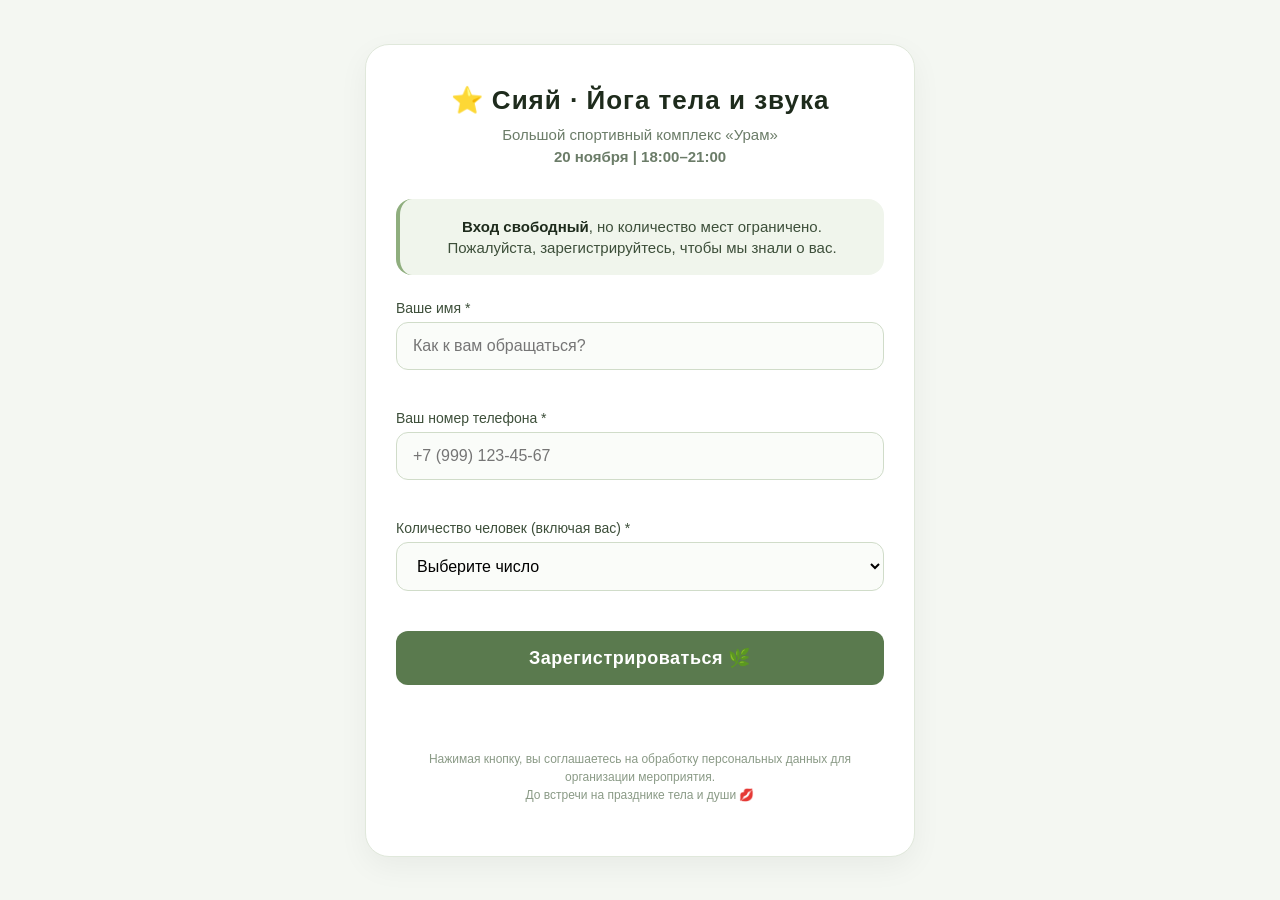
<file: index.html>
<!DOCTYPE html>
<html lang="ru">
<head>
    <meta charset="UTF-8">
    <meta name="viewport" content="width=device-width, initial-scale=1.0">
    <title>Регистрация — Йога тела и звука в Урам</title>
    <link rel="stylesheet" href="style.css">
</head>
<body>

<main>
    <header>
        <h1>
            <span class="brand">⭐ Сияй</span>
            <span class="divider" aria-hidden="true">·</span>
            <span class="event">Йога тела и звука</span>
       </h1>
        <p>Большой спортивный комплекс «Урам»<br>
           <strong>20 ноября | 18:00–21:00</strong></p>
    </header>

    <section>
        <p><strong>Вход свободный</strong>, но количество мест ограничено.</p>
        <p>Пожалуйста, зарегистрируйтесь, чтобы мы знали о вас.</p>
    </section>

    <!-- ТУТ ИЗМЕНЕНА ССЫЛКА НА FORMSPREE -->
    <form id="regForm" action="https://formspree.io/f/xeaardzz" method="POST" novalidate>

        <input type="hidden" name="_subject" value="Новая заявка на Йогу в Урам! 🌿">

        <!-- Honeypot против ботов -->
        <p class="hidden-field">
            <label for="honeypot">Не заполняйте это поле</label>
            <input type="text" id="honeypot" name="_gotcha" tabindex="-1" autocomplete="off">
        </p>

        <p>
            <label for="name">Ваше имя *</label>
            <input type="text" id="name" name="Имя" placeholder="Как к вам обращаться?" required>
            <span class="error" id="error-name"></span>
        </p>

         <p>
            <label for="phone">Ваш номер телефона *</label>
            <input type="tel" id="phone" name="Телефон" placeholder="+7 (999) 123-45-67" required>
            <span class="error" id="error-phone"></span>
        </p>

        <p>
            <label for="guests">Количество человек (включая вас) *</label>
            <select id="guests" name="Количество человек" required>
                <option value="" disabled selected>Выберите число</option>
                <option value="1">1 (только я)</option>
                <option value="2">2</option>
                <option value="3">3</option>
                <option value="4">4</option>
                <option value="5">5 и более</option>
            </select>
            <span class="error" id="error-guests"></span>
        </p>

        <p>
            <button type="submit" id="submitBtn">Зарегистрироваться 🌿</button>
        </p>

        <p id="formStatus" role="status"></p>
    </form>

    <footer>
        <p>Нажимая кнопку, вы соглашаетесь на обработку персональных данных для организации мероприятия.<br>
           До встречи на празднике тела и души 💋</p>
    </footer>
</main>

<script src="script.js"></script>
</body>
</html>
</file>
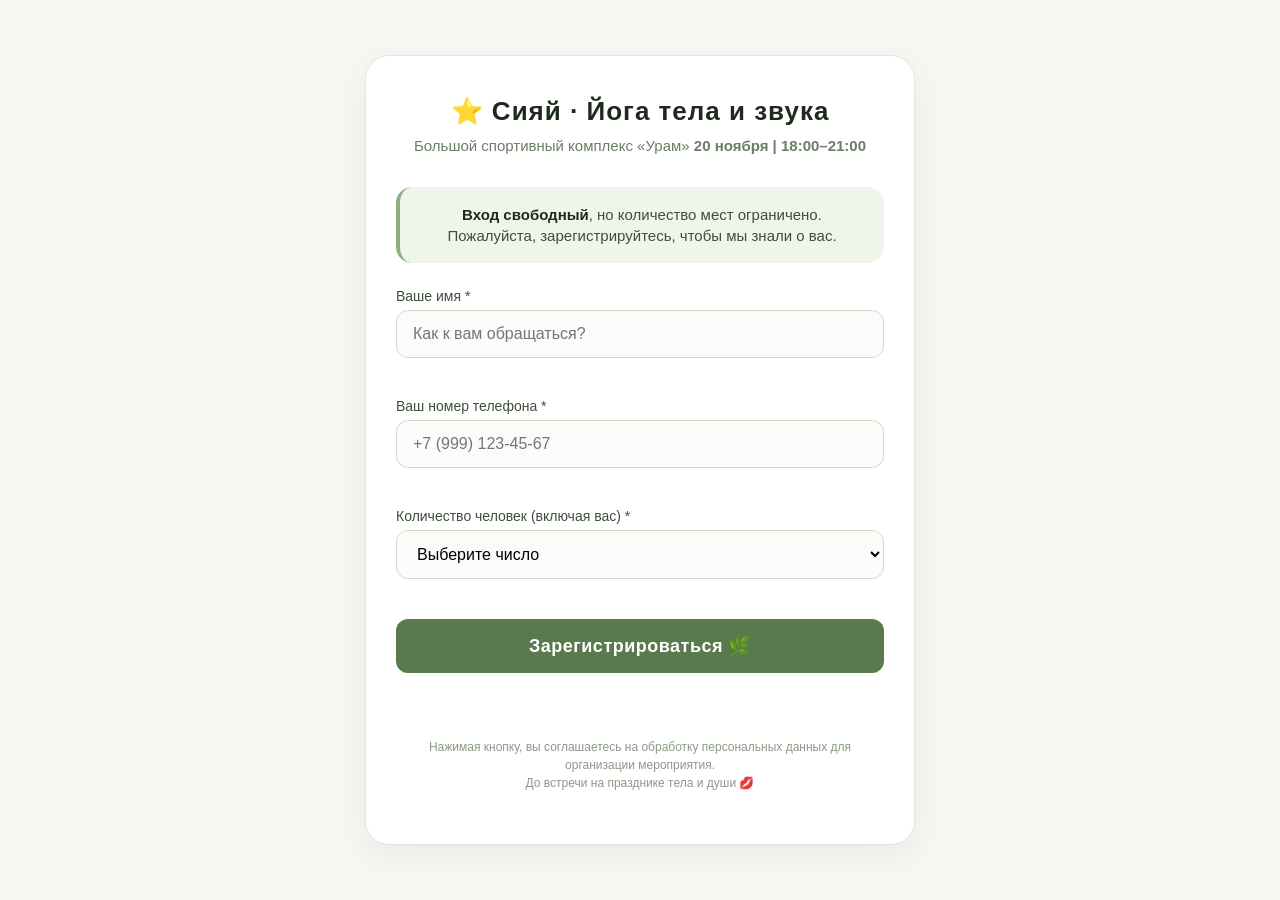
<file: log.html>
<!DOCTYPE html>
<html lang="ru">
<head>
    <meta charset="UTF-8">
    <meta name="viewport" content="width=device-width, initial-scale=1.0">
    <title>Регистрация — Йога тела и звука в Урам</title>
    <link rel="stylesheet" href="style.css">
</head>
<body>

<main>
    <header>
        <h1>
            <span class="brand">⭐ Сияй</span>
            <span class="divider" aria-hidden="true">·</span>
            <span class="event">Йога тела и звука</span>
       </h1>
        <p>Большой спортивный комплекс «Урам»<strong>
           20 ноября | 18:00–21:00</strong></p>
    </header>

    <section>
        <p><strong>Вход свободный</strong>, но количество мест ограничено.</p>
        <p>Пожалуйста, зарегистрируйтесь, чтобы мы знали о вас.</p>
    </section>

    
    <form id="regForm" action="https://formsubmit.co/stukhvatulllina@mail.ru" method="POST" novalidate>

        <input type="hidden" name="_subject" value="Новая заявка на Йогу в Урам! 🌿">
        <input type="hidden" name="_captcha" value="false">
        <input type="hidden" name="_next" value="thanks.html">

        <!-- Honeypot против ботов -->
        <p class="hidden-field">
            <label for="honeypot">Не заполняйте это поле</label>
            <input type="text" id="honeypot" name="_honey" tabindex="-1" autocomplete="off">
        </p>

        <p>
            <label for="name">Ваше имя *</label>
            <input type="text" id="name" name="Имя" placeholder="Как к вам обращаться?" required>
            <span class="error" id="error-name"></span>
        </p>

         <p>
            <label for="phone">Ваш номер телефона *</label>
            <input type="tel" id="phone" name="Телефон" placeholder="+7 (999) 123-45-67" required>
            <span class="error" id="error-phone"></span>
        </p>

        <p>
            <label for="guests">Количество человек (включая вас) *</label>
            <select id="guests" name="Количество человек" required>
                <option value="" disabled selected>Выберите число</option>
                <option value="1">1 (только я)</option>
                <option value="2">2</option>
                <option value="3">3</option>
                <option value="4">4</option>
                <option value="5">5 и более</option>
            </select>
            <span class="error" id="error-guests"></span>
        </p>

        <p>
            <button type="submit" id="submitBtn">Зарегистрироваться 🌿</button>
        </p>

        <p id="formStatus" role="status"></p>
    </form>

    <footer>
        <p>Нажимая кнопку, вы соглашаетесь на обработку персональных данных для организации мероприятия.<br>
           До встречи на празднике тела и души 💋</p>
    </footer>
</main>

<script src="script.js"></script>
</body>
</html>
</file>
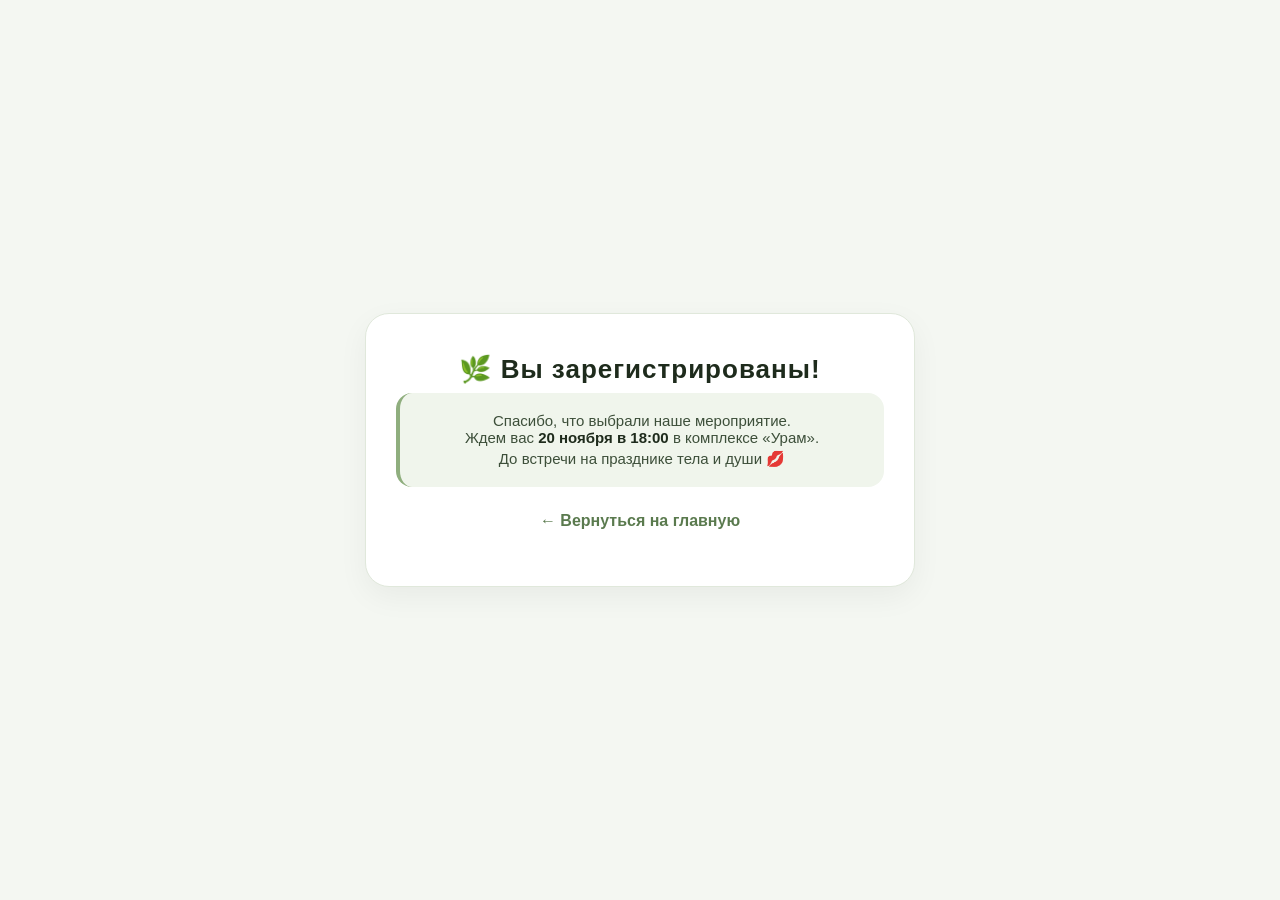
<file: thanks.html>
<!DOCTYPE html>
<html lang="ru">
<head>
    <meta charset="UTF-8">
    <meta name="viewport" content="width=device-width, initial-scale=1.0">
    <title>Спасибо за регистрацию!</title>
    <link rel="stylesheet" href="style.css">
</head>
<body>
    <main style="text-align: center;">
        <header>
            <h1>🌿 Вы зарегистрированы!</h1>
        </header>
        <section>
            <p>Спасибо, что выбрали наше мероприятие.<br>
            Ждем вас <strong>20 ноября в 18:00</strong> в комплексе «Урам».</p>
            <p>До встречи на празднике тела и души 💋</p>
        </section>
        <p>
            <a href="index.html" style="color: #5a7a4e; font-weight: bold; text-decoration: none;">← Вернуться на главную</a>
        </p>
    </main>
</body>
</html>
</file>
<file: style.css>
* {
    box-sizing: border-box;
}

body {
    font-family: 'Segoe UI', Tahoma, Geneva, Verdana, sans-serif;
    background: #f4f7f2;
    color: #2e3b2c;
    margin: 0;
    padding: 20px;
    display: flex;
    justify-content: center;
    align-items: center;
    min-height: 100vh;
}

main {
    background: #ffffff;
    max-width: 550px;
    width: 100%;
    padding: 40px 30px;
    border-radius: 24px;
    box-shadow: 0 10px 30px rgba(0, 0, 0, 0.05);
    border: 1px solid #e0e8db;
}

header h1 {
    font-size: 26px;
    font-weight: 600;
    margin: 0 0 8px;
    color: #1e2b1c;
    text-align: center;
    letter-spacing: 1px;
}

header p {
    text-align: center;
    color: #6b7c68;
    font-size: 15px;
    margin: 0 0 30px;
    line-height: 1.5;
}

section {
    background: #f0f5ec;
    padding: 15px 20px;
    border-radius: 16px;
    margin-bottom: 25px;
    font-size: 15px;
    color: #3d4f3a;
    text-align: center;
    border-left: 4px solid #8fae7e;
}

section p {
    margin: 4px 0;
}

section strong {
    color: #1e2b1c;
}

form p {
    margin: 0 0 20px;
}

label {
    display: block;
    margin-bottom: 6px;
    font-weight: 500;
    font-size: 14px;
    color: #3d4f3a;
}

input,
select {
    width: 100%;
    padding: 14px 16px;
    border: 1px solid #d0dcc9;
    border-radius: 12px;
    font-size: 16px;
    background: #fafcf9;
    font-family: inherit;
    transition: border-color 0.2s, box-shadow 0.2s;
}

input:focus,
select:focus {
    outline: none;
    border-color: #8fae7e;
    box-shadow: 0 0 0 3px rgba(143, 174, 126, 0.2);
    background: #ffffff;
}

input.invalid,
select.invalid {
    border-color: #c0392b;
    background: #fdf2f0;
}

.error {
    display: block;
    color: #c0392b;
    font-size: 13px;
    margin-top: 4px;
    min-height: 16px;
}

button {
    width: 100%;
    padding: 16px;
    background: #5a7a4e;
    color: #ffffff;
    border: none;
    border-radius: 12px;
    font-size: 18px;
    font-weight: 600;
    cursor: pointer;
    letter-spacing: 0.5px;
    transition: background 0.2s, transform 0.1s;
}

button:hover {
    background: #4a6840;
}

button:active {
    transform: scale(0.98);
}

button:disabled {
    background: #a8b8a0;
    cursor: not-allowed;
}

#formStatus {
    text-align: center;
    font-size: 14px;
    color: #5a7a4e;
    margin: 0;
    min-height: 20px;
}

footer p {
    text-align: center;
    font-size: 12px;
    color: #8a9a86;
    margin-top: 25px;
    line-height: 1.5;
}

.hidden-field {
    display: none;
}

/* Планшеты и небольшие ноутбуки */
@media (max-width: 600px) {
    body {
        padding: 12px;
        align-items: flex-start; /* чтобы длинная форма не центрировалась по вертикали с обрезкой */
    }

    main {
        padding: 28px 20px;
        border-radius: 20px;
    }

    header h1 {
        font-size: 22px;
        letter-spacing: 0.5px;
    }

    header p {
        font-size: 14px;
        margin-bottom: 22px;
    }

    section {
        padding: 12px 16px;
        font-size: 14px;
    }
}

/* Узкие телефоны */
@media (max-width: 380px) {
    body {
        padding: 8px;
    }

    main {
        padding: 22px 14px;
        border-radius: 16px;
    }

    header h1 {
        font-size: 20px;
    }

    input,
    select {
        padding: 12px 14px;
        font-size: 16px; /* не уменьшать ниже 16px — иначе зум на iOS */
    }

    button {
        padding: 14px;
        font-size: 16px;
    }

    footer p {
        font-size: 11px;
    }
}

header h1,
header p,
section p {
    overflow-wrap: break-word;
    word-wrap: break-word;
    hyphens: auto;
}
</file>
